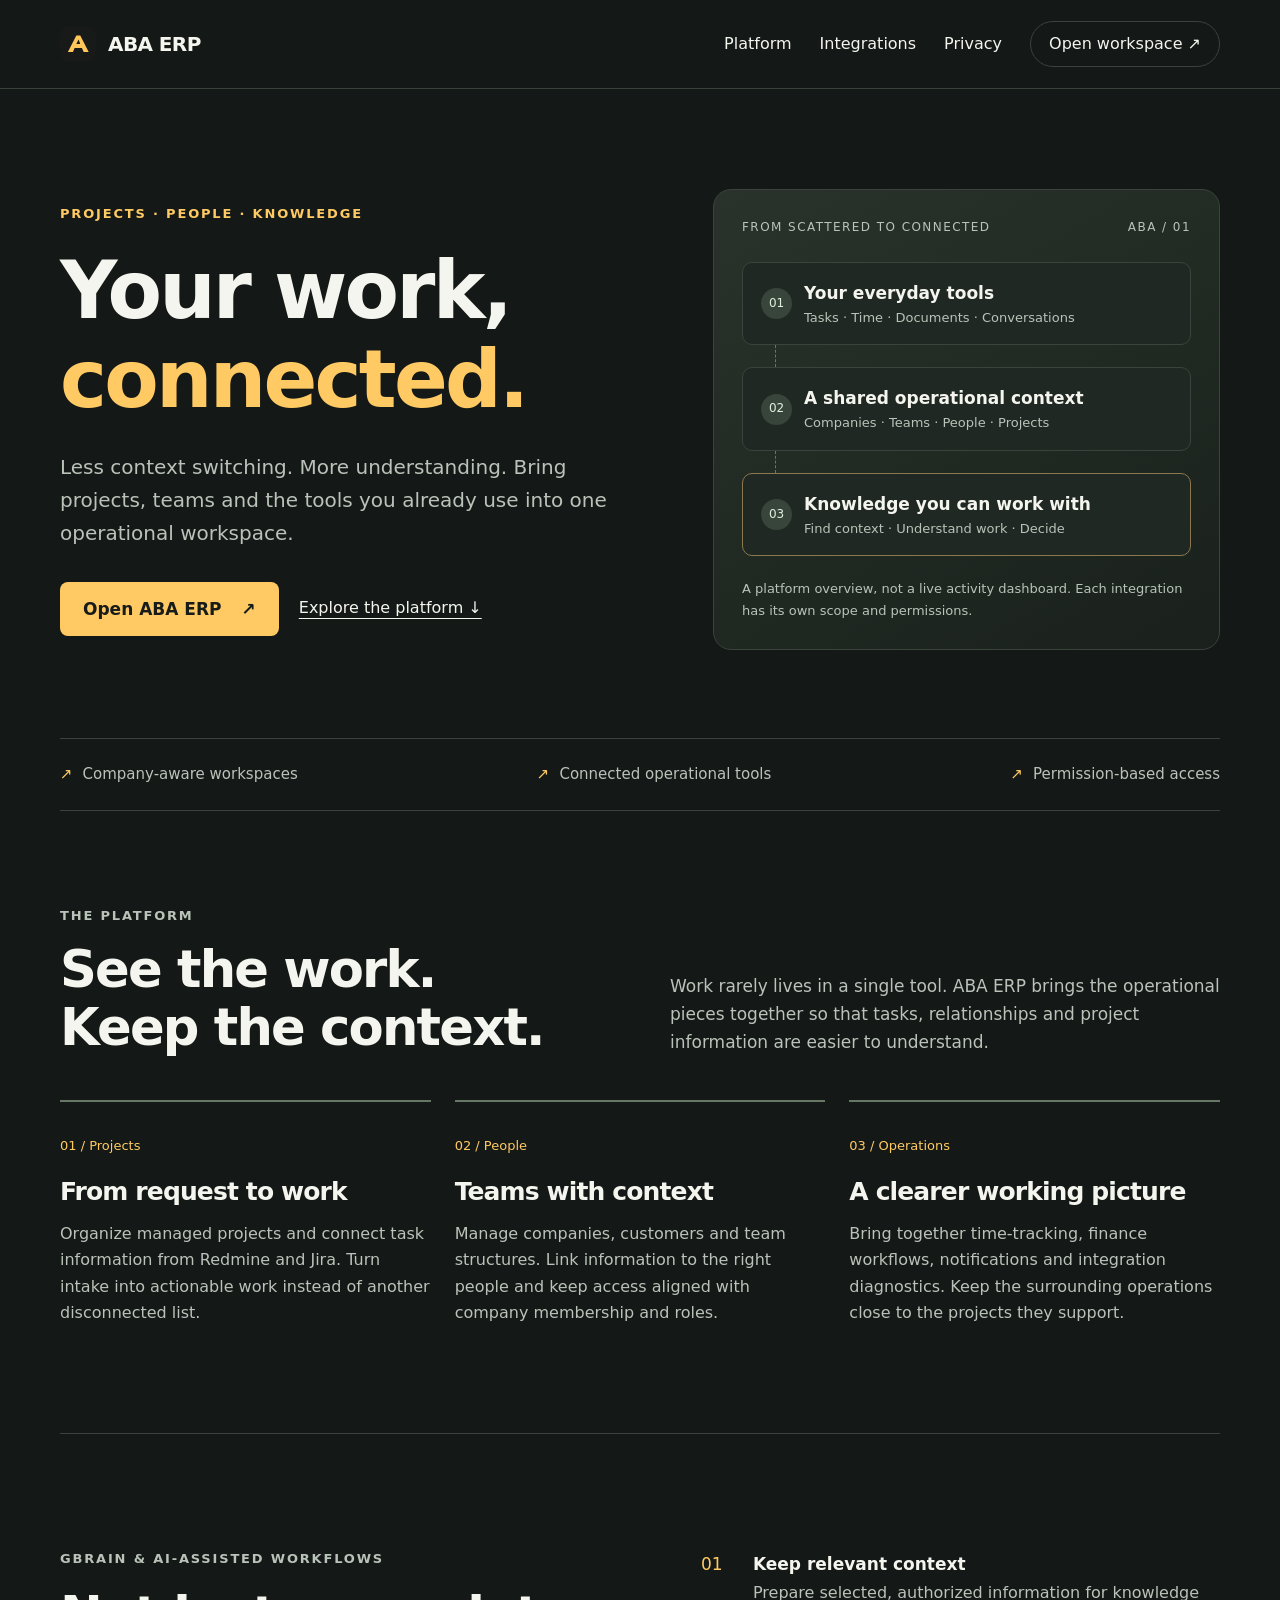
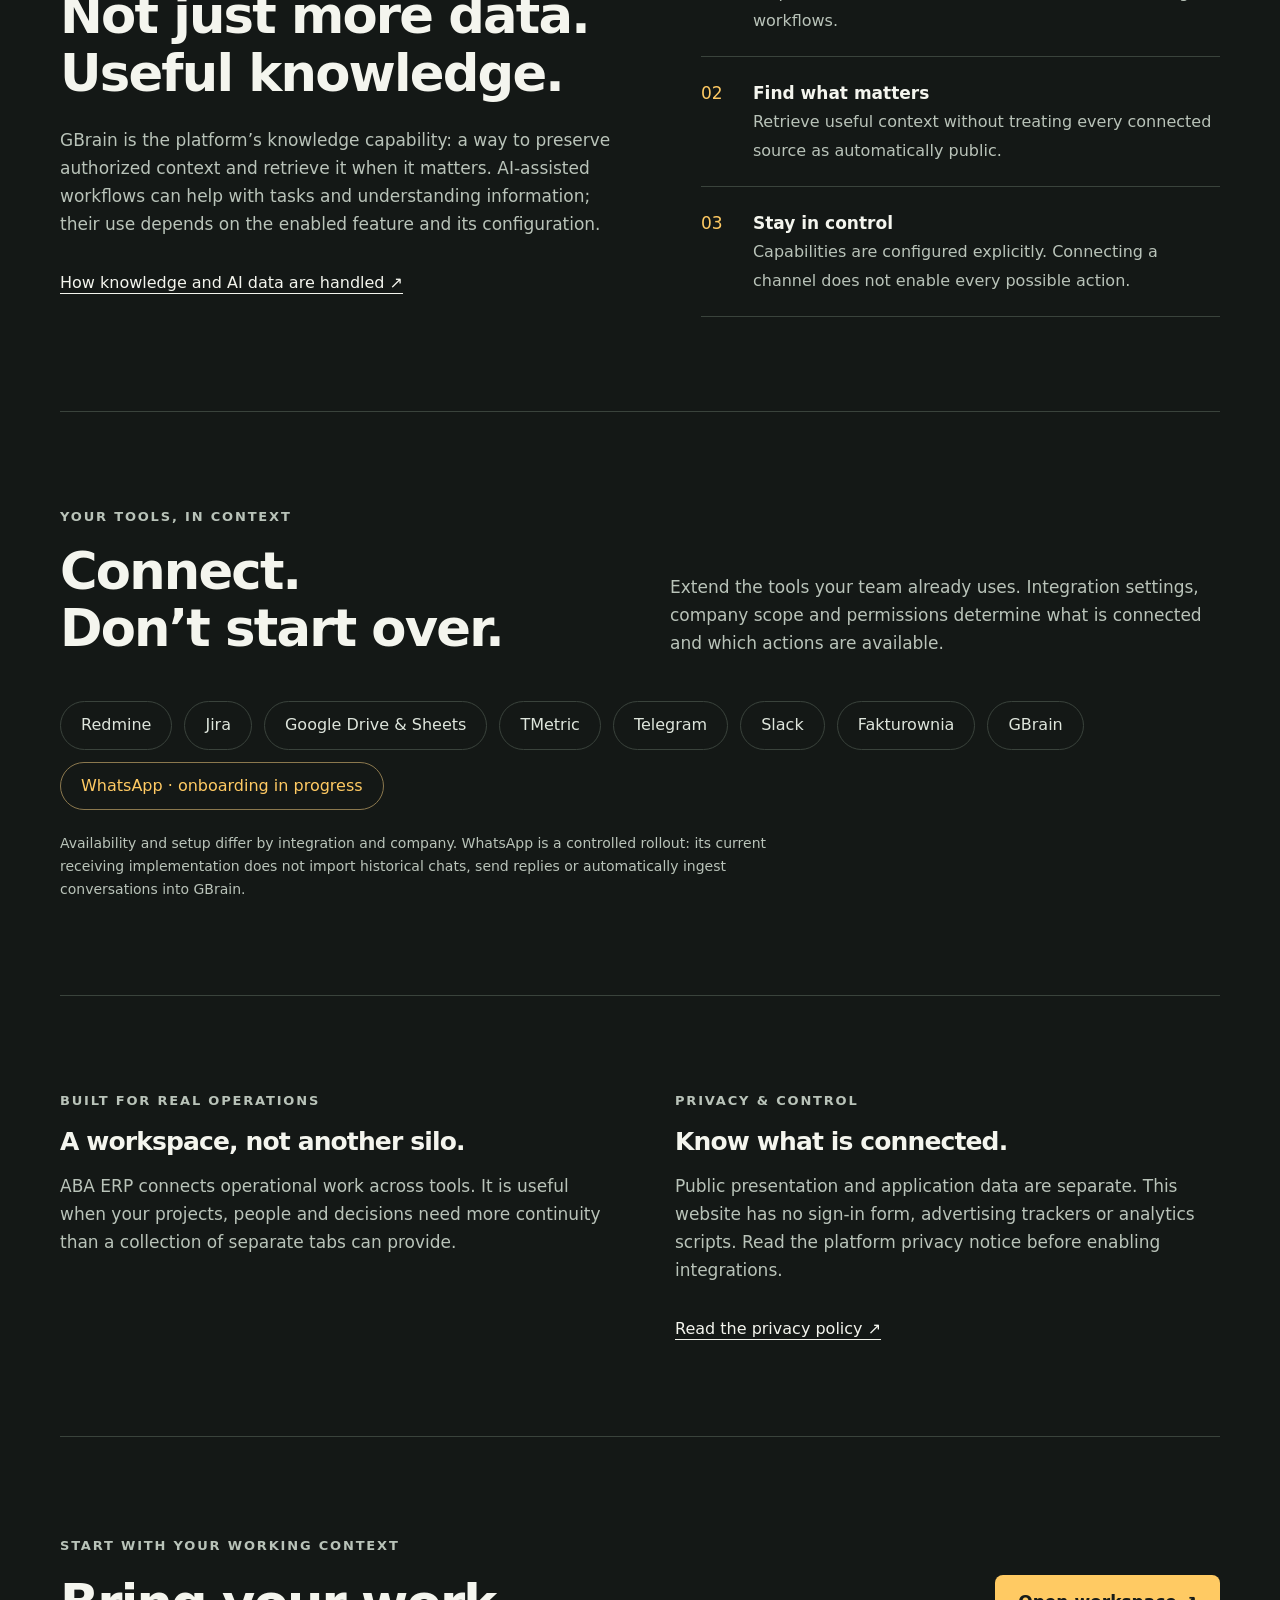
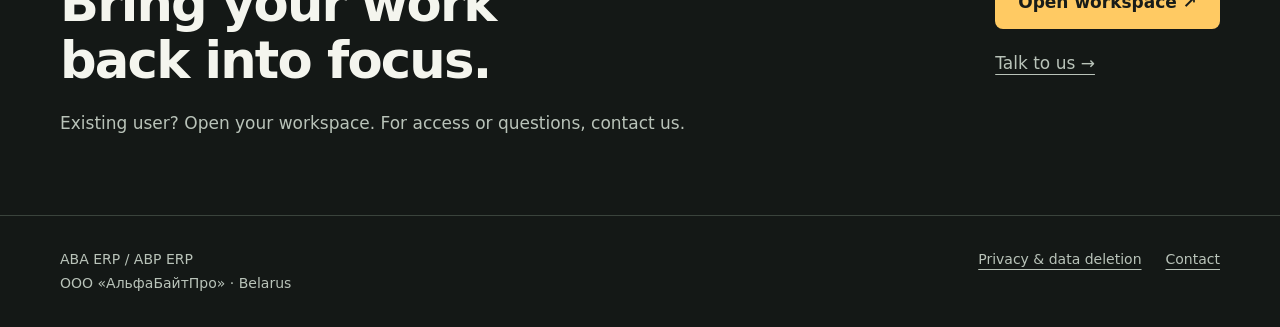
<file: index.html>
<!doctype html>
<html lang="en">
<head>
  <meta charset="utf-8">
  <meta name="viewport" content="width=device-width, initial-scale=1">
  <meta name="description" content="ABA ERP connects projects, people, integrations and knowledge. A workspace for turning scattered work into clear context and informed action.">
  <meta name="theme-color" content="#141816">
  <meta name="referrer" content="strict-origin-when-cross-origin">
  <title>ABA ERP — Your work, connected.</title>
  <link rel="icon" href="favicon.svg" type="image/svg+xml">
  <link rel="stylesheet" href="styles.css">
</head>
<body>
  <a class="skip" href="#main">Skip to content</a>
  <header><div class="wrap nav">
    <a class="brand" href="./" aria-label="ABA ERP home"><img src="favicon.svg" alt="" width="36" height="36">ABA ERP</a>
    <nav class="navlinks" aria-label="Main navigation"><a href="#platform">Platform</a><a href="#integrations">Integrations</a><a href="privacy.html">Privacy</a><a class="outline" href="https://aba.alphabyte.pro">Open workspace ↗</a></nav>
  </div></header>
  <main id="main" class="wrap">
    <section class="hero" aria-labelledby="hero-title">
      <div><p class="eyebrow">Projects · People · Knowledge</p><h1 id="hero-title">Your work,<br><span>connected.</span></h1><p class="lead">Less context switching. More understanding. Bring projects, teams and the tools you already use into one operational workspace.</p><div class="actions"><a class="button" href="https://aba.alphabyte.pro">Open ABA ERP <span aria-hidden="true">↗</span></a><a class="text-link" href="#platform">Explore the platform ↓</a></div></div>
      <div class="flow" aria-label="Conceptual workflow: tools supply context, connected to people and projects, then used to inform actions">
        <div class="flow-top"><span>From scattered to connected</span><span>ABA / 01</span></div>
        <div class="flow-row"><span class="flow-number">01</span><div><strong>Your everyday tools</strong><small>Tasks · Time · Documents · Conversations</small></div></div>
        <div class="flow-connector" aria-hidden="true"></div>
        <div class="flow-row"><span class="flow-number">02</span><div><strong>A shared operational context</strong><small>Companies · Teams · People · Projects</small></div></div>
        <div class="flow-connector" aria-hidden="true"></div>
        <div class="flow-row"><span class="flow-number">03</span><div><strong>Knowledge you can work with</strong><small>Find context · Understand work · Decide</small></div></div>
        <p class="flow-note">A platform overview, not a live activity dashboard. Each integration has its own scope and permissions.</p>
      </div>
    </section>
    <div class="strip"><span>Company-aware workspaces</span><span>Connected operational tools</span><span>Permission-based access</span></div>
    <section id="platform" class="section">
      <div class="section-head"><div><p class="eyebrow">The platform</p><h2>See the work.<br>Keep the context.</h2></div><p>Work rarely lives in a single tool. ABA ERP brings the operational pieces together so that tasks, relationships and project information are easier to understand.</p></div>
      <div class="features">
        <article class="feature"><span class="index">01 / Projects</span><h3>From request to work</h3><p>Organize managed projects and connect task information from Redmine and Jira. Turn intake into actionable work instead of another disconnected list.</p></article>
        <article class="feature"><span class="index">02 / People</span><h3>Teams with context</h3><p>Manage companies, customers and team structures. Link information to the right people and keep access aligned with company membership and roles.</p></article>
        <article class="feature"><span class="index">03 / Operations</span><h3>A clearer working picture</h3><p>Bring together time-tracking, finance workflows, notifications and integration diagnostics. Keep the surrounding operations close to the projects they support.</p></article>
      </div>
    </section>
    <section id="knowledge" class="section knowledge">
      <div><p class="eyebrow">GBrain &amp; AI-assisted workflows</p><h2>Not just more data.<br>Useful knowledge.</h2><p>GBrain is the platform’s knowledge capability: a way to preserve authorized context and retrieve it when it matters. AI-assisted workflows can help with tasks and understanding information; their use depends on the enabled feature and its configuration.</p><div class="actions"><a class="text-link" href="privacy.html#ai">How knowledge and AI data are handled ↗</a></div></div>
      <ol class="knowledge-list"><li><b>01</b><div><strong>Keep relevant context</strong><span>Prepare selected, authorized information for knowledge workflows.</span></div></li><li><b>02</b><div><strong>Find what matters</strong><span>Retrieve useful context without treating every connected source as automatically public.</span></div></li><li><b>03</b><div><strong>Stay in control</strong><span>Capabilities are configured explicitly. Connecting a channel does not enable every possible action.</span></div></li></ol>
    </section>
    <section id="integrations" class="section">
      <div class="section-head"><div><p class="eyebrow">Your tools, in context</p><h2>Connect.<br>Don’t start over.</h2></div><p>Extend the tools your team already uses. Integration settings, company scope and permissions determine what is connected and which actions are available.</p></div>
      <div class="integrations" aria-label="Integration areas"><span class="integration">Redmine</span><span class="integration">Jira</span><span class="integration">Google Drive &amp; Sheets</span><span class="integration">TMetric</span><span class="integration">Telegram</span><span class="integration">Slack</span><span class="integration">Fakturownia</span><span class="integration">GBrain</span><span class="integration new">WhatsApp · onboarding in progress</span></div>
      <p class="note">Availability and setup differ by integration and company. WhatsApp is a controlled rollout: its current receiving implementation does not import historical chats, send replies or automatically ingest conversations into GBrain.</p>
    </section>
    <section class="section split">
      <div><p class="eyebrow">Built for real operations</p><h3>A workspace, not another silo.</h3><p>ABA ERP connects operational work across tools. It is useful when your projects, people and decisions need more continuity than a collection of separate tabs can provide.</p></div>
      <div><p class="eyebrow">Privacy &amp; control</p><h3>Know what is connected.</h3><p>Public presentation and application data are separate. This website has no sign-in form, advertising trackers or analytics scripts. Read the platform privacy notice before enabling integrations.</p><div class="actions"><a class="text-link" href="privacy.html">Read the privacy policy ↗</a></div></div>
    </section>
    <section class="cta"><div><p class="eyebrow">Start with your working context</p><h2 style="margin-top:18px">Bring your work<br>back into focus.</h2><p>Existing user? Open your workspace. For access or questions, contact us.</p></div><div><a class="button" href="https://aba.alphabyte.pro">Open workspace ↗</a><p><a href="mailto:alphabytepro@gmail.com">Talk to us →</a></p></div></section>
  </main>
  <footer><div class="wrap footer-row"><div>ABA ERP / ABP ERP<br><span lang="ru">ООО «АльфаБайтПро»</span> · Belarus</div><div class="footer-links"><a href="privacy.html">Privacy &amp; data deletion</a><a href="mailto:alphabytepro@gmail.com">Contact</a></div></div></footer>
</body>
</html>
</file>
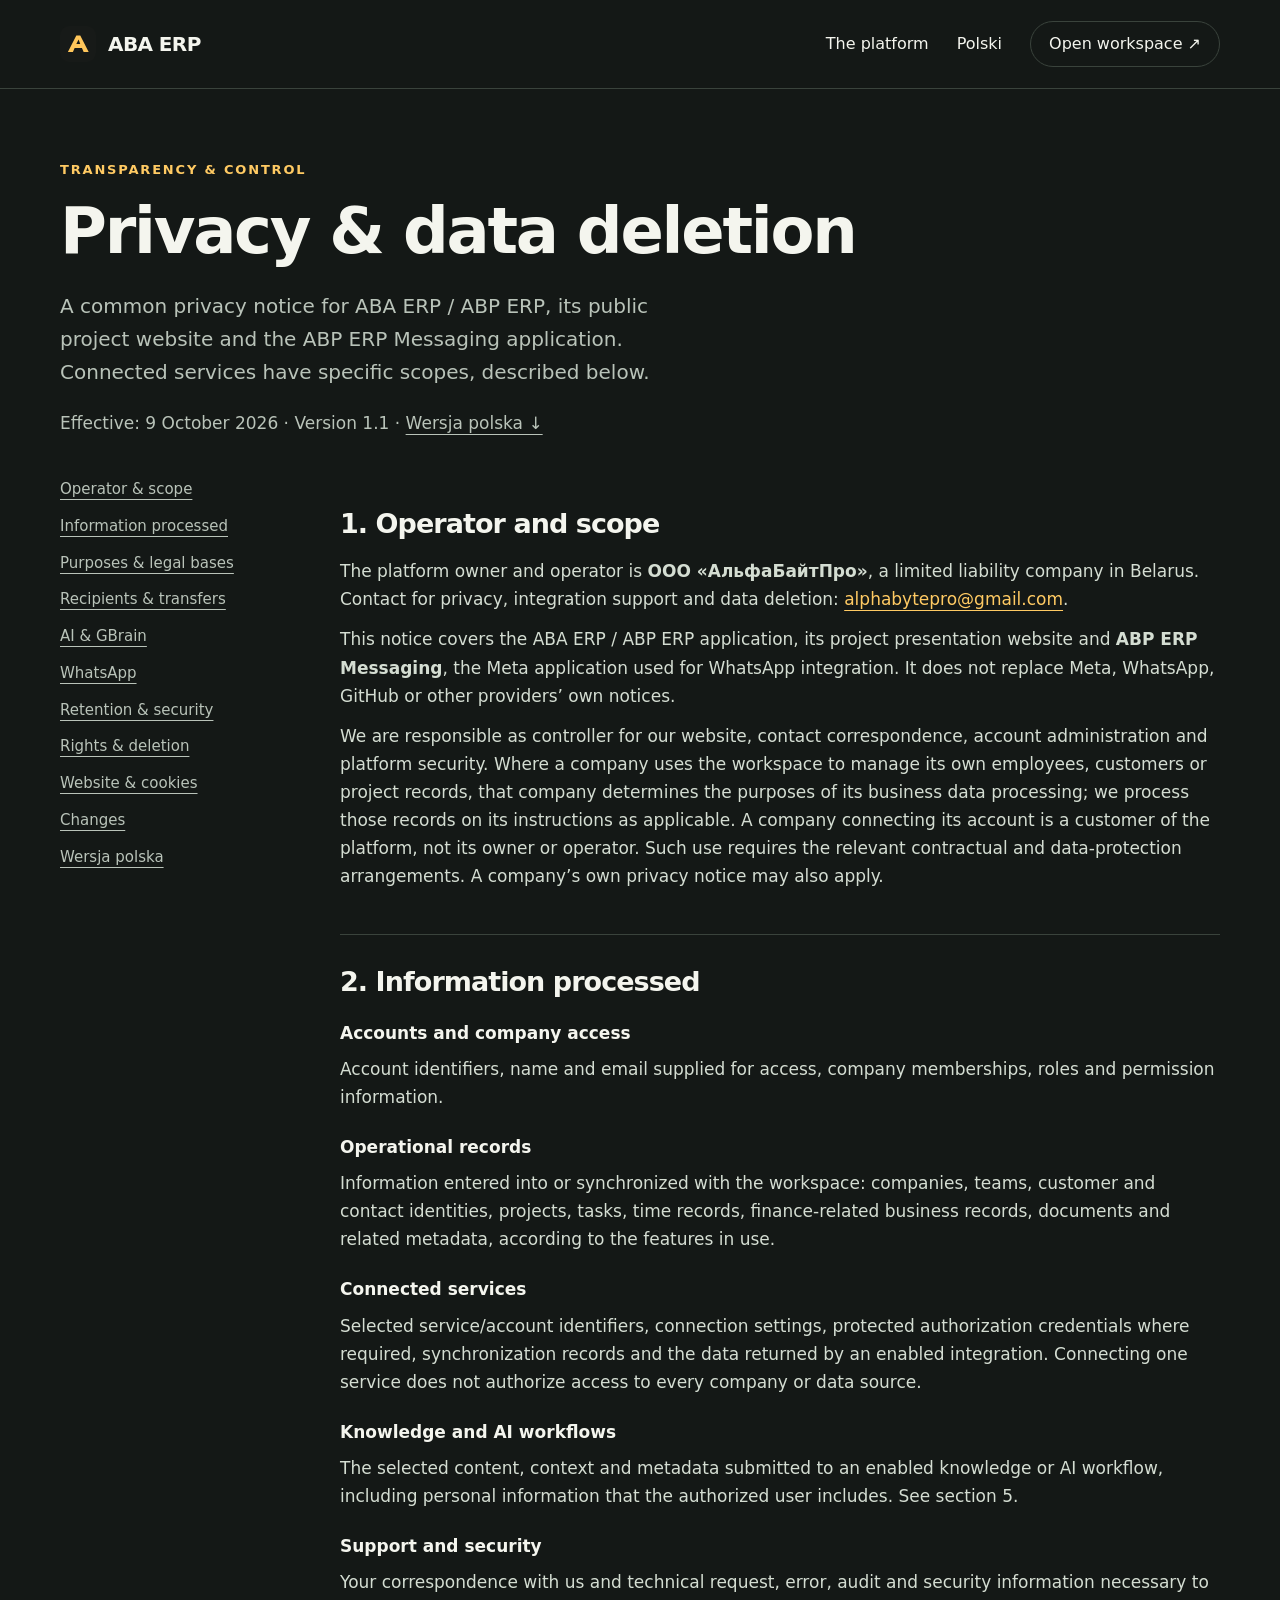
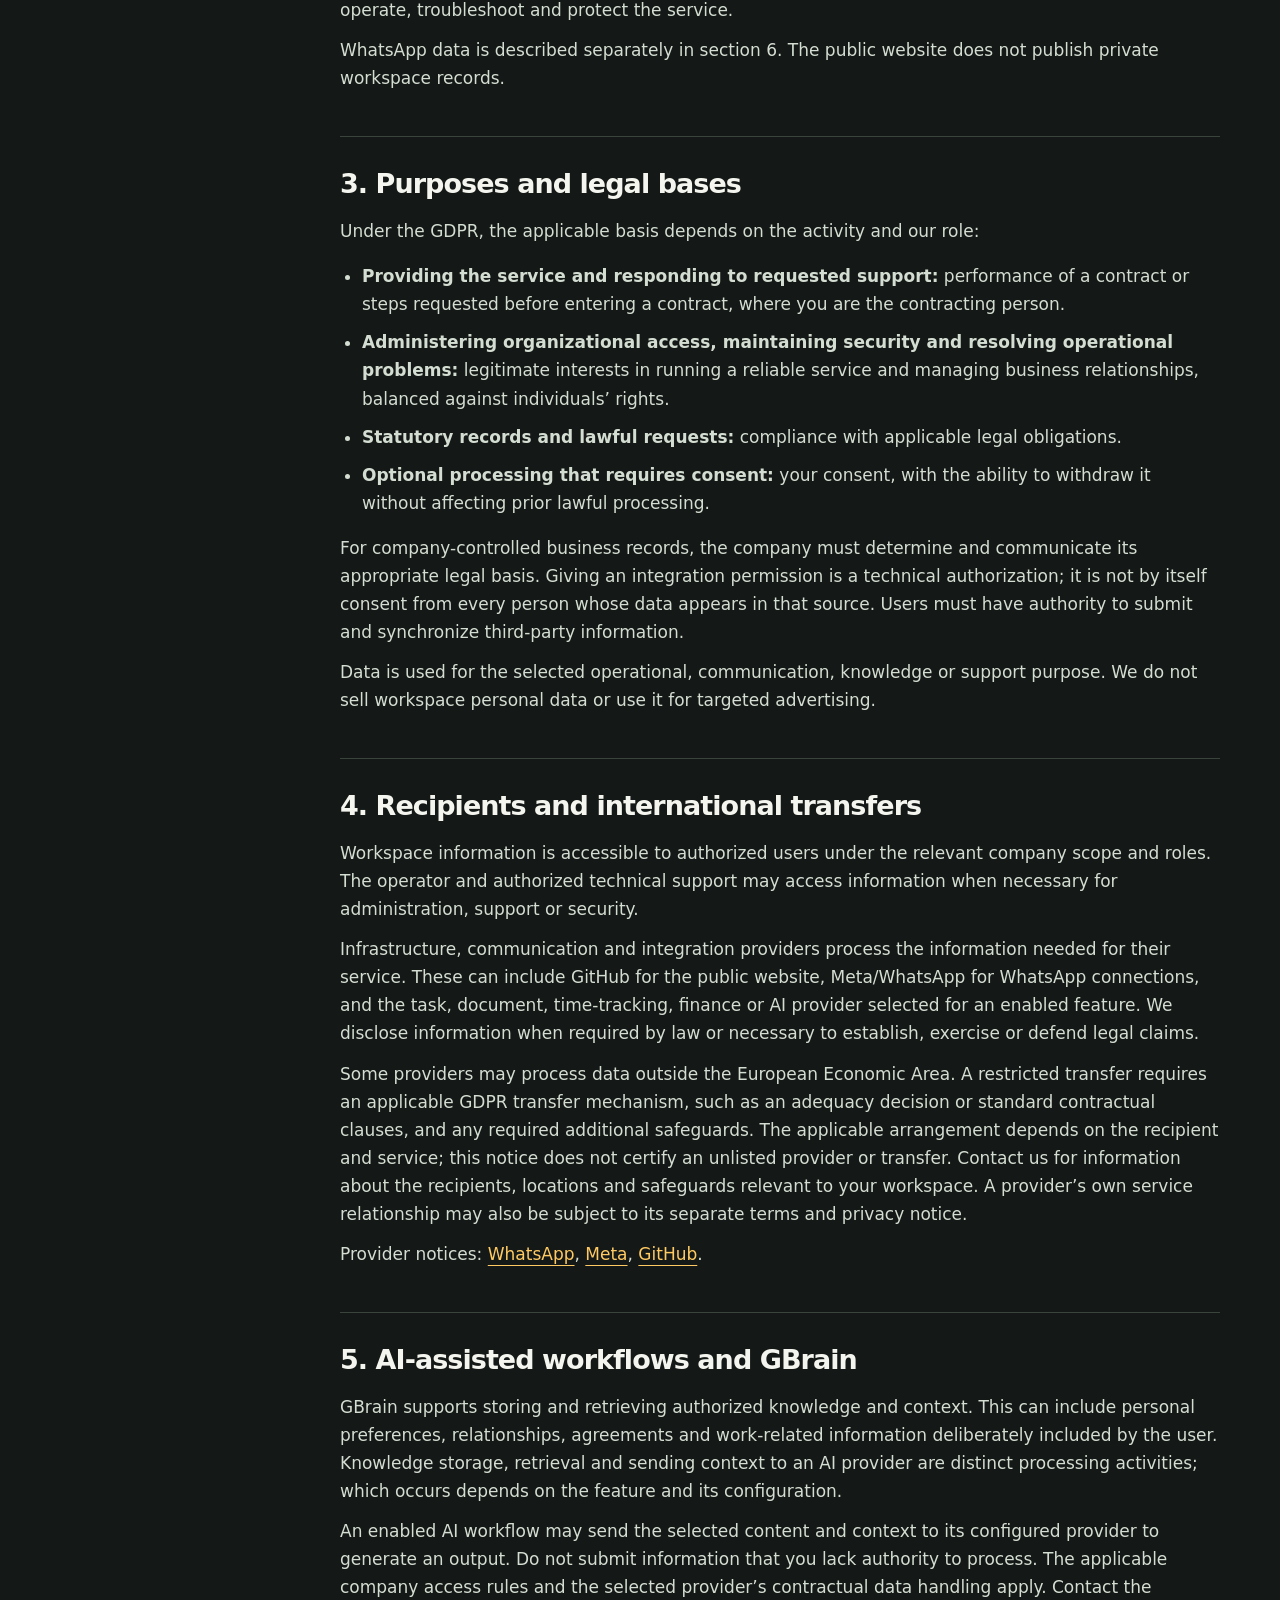
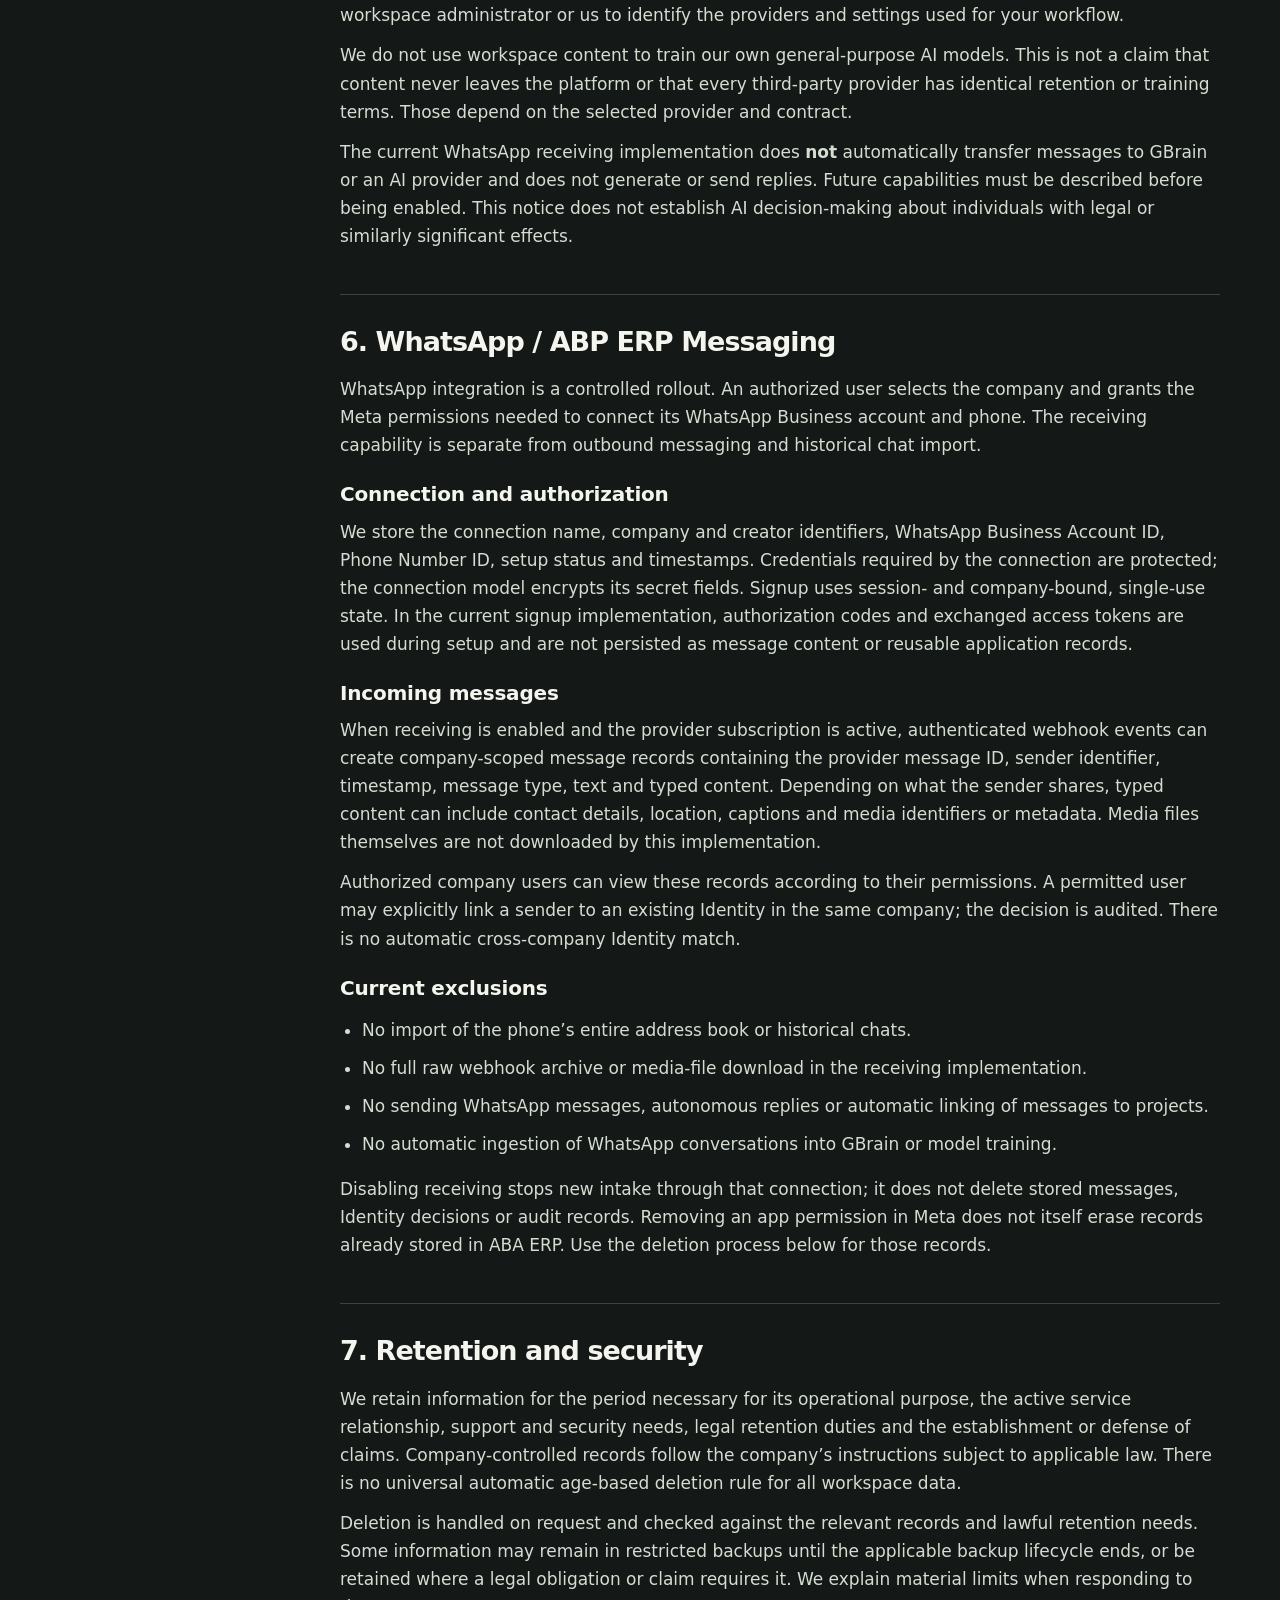
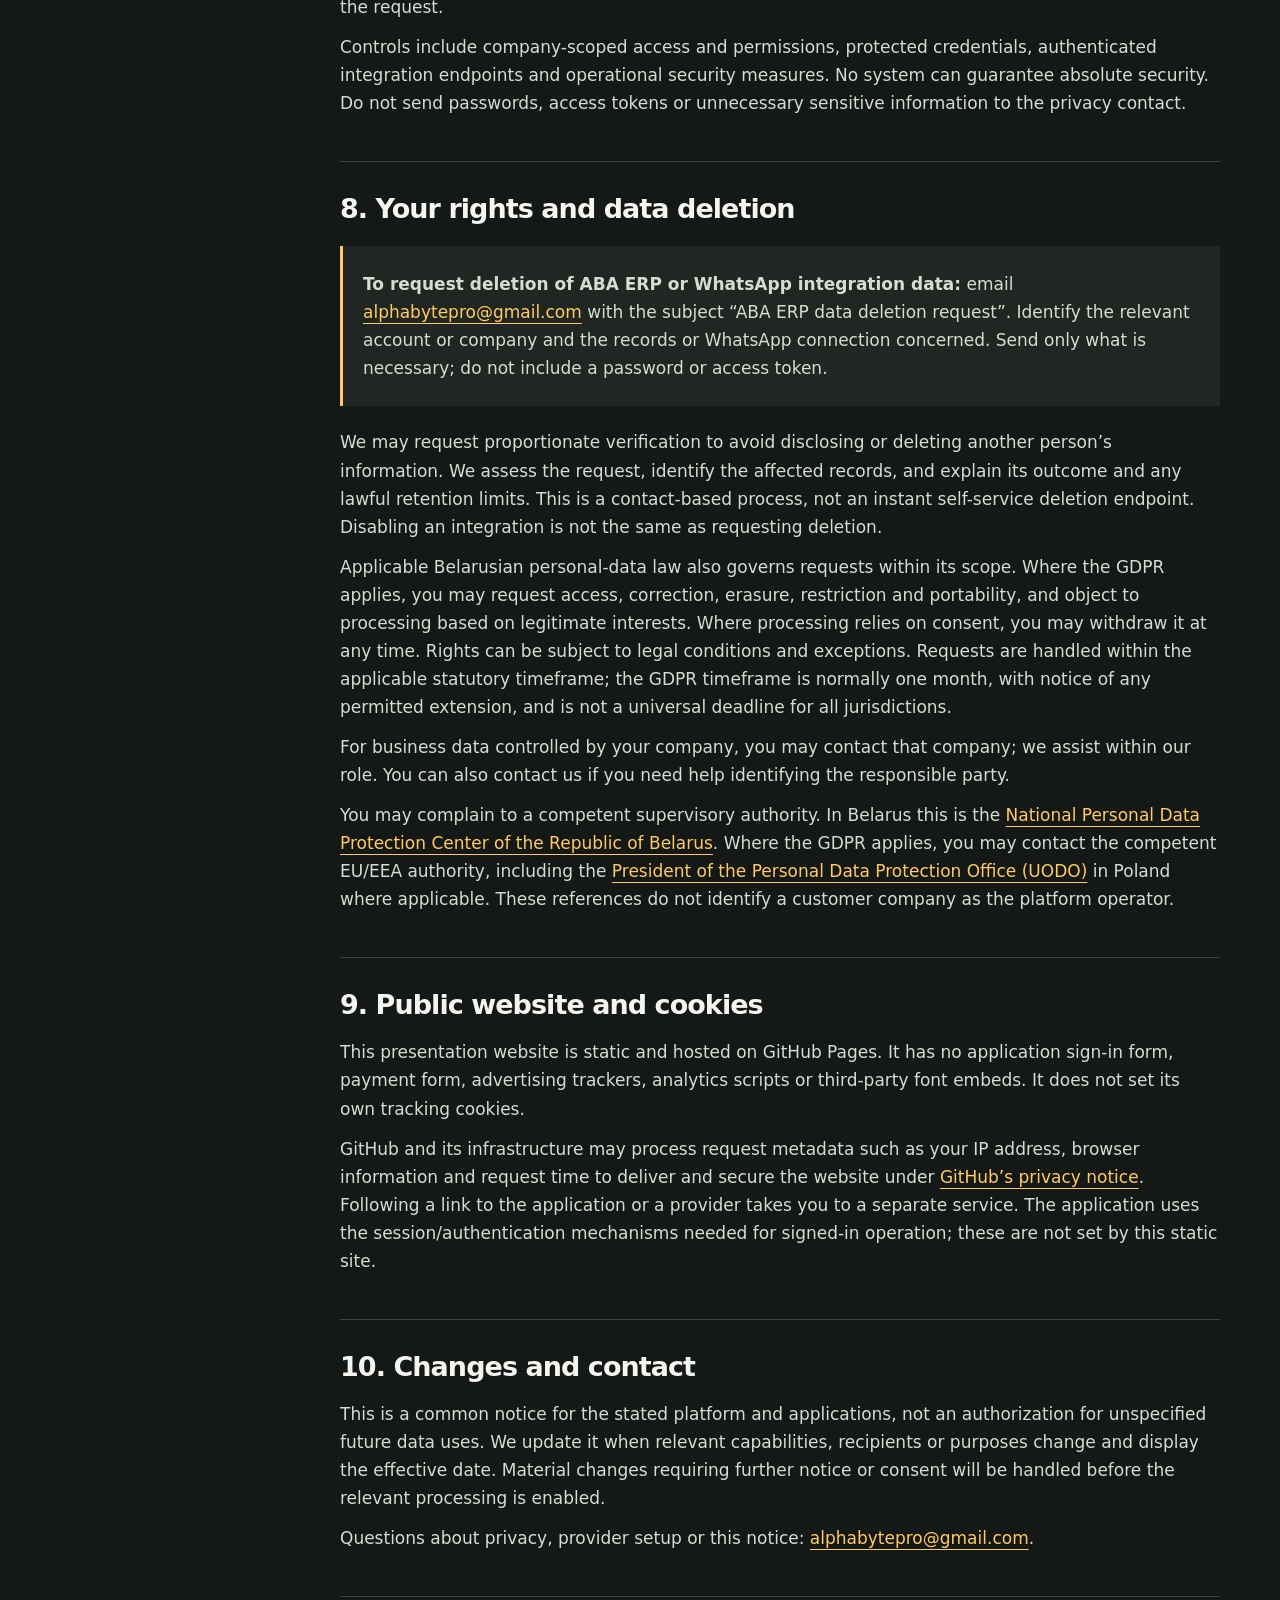
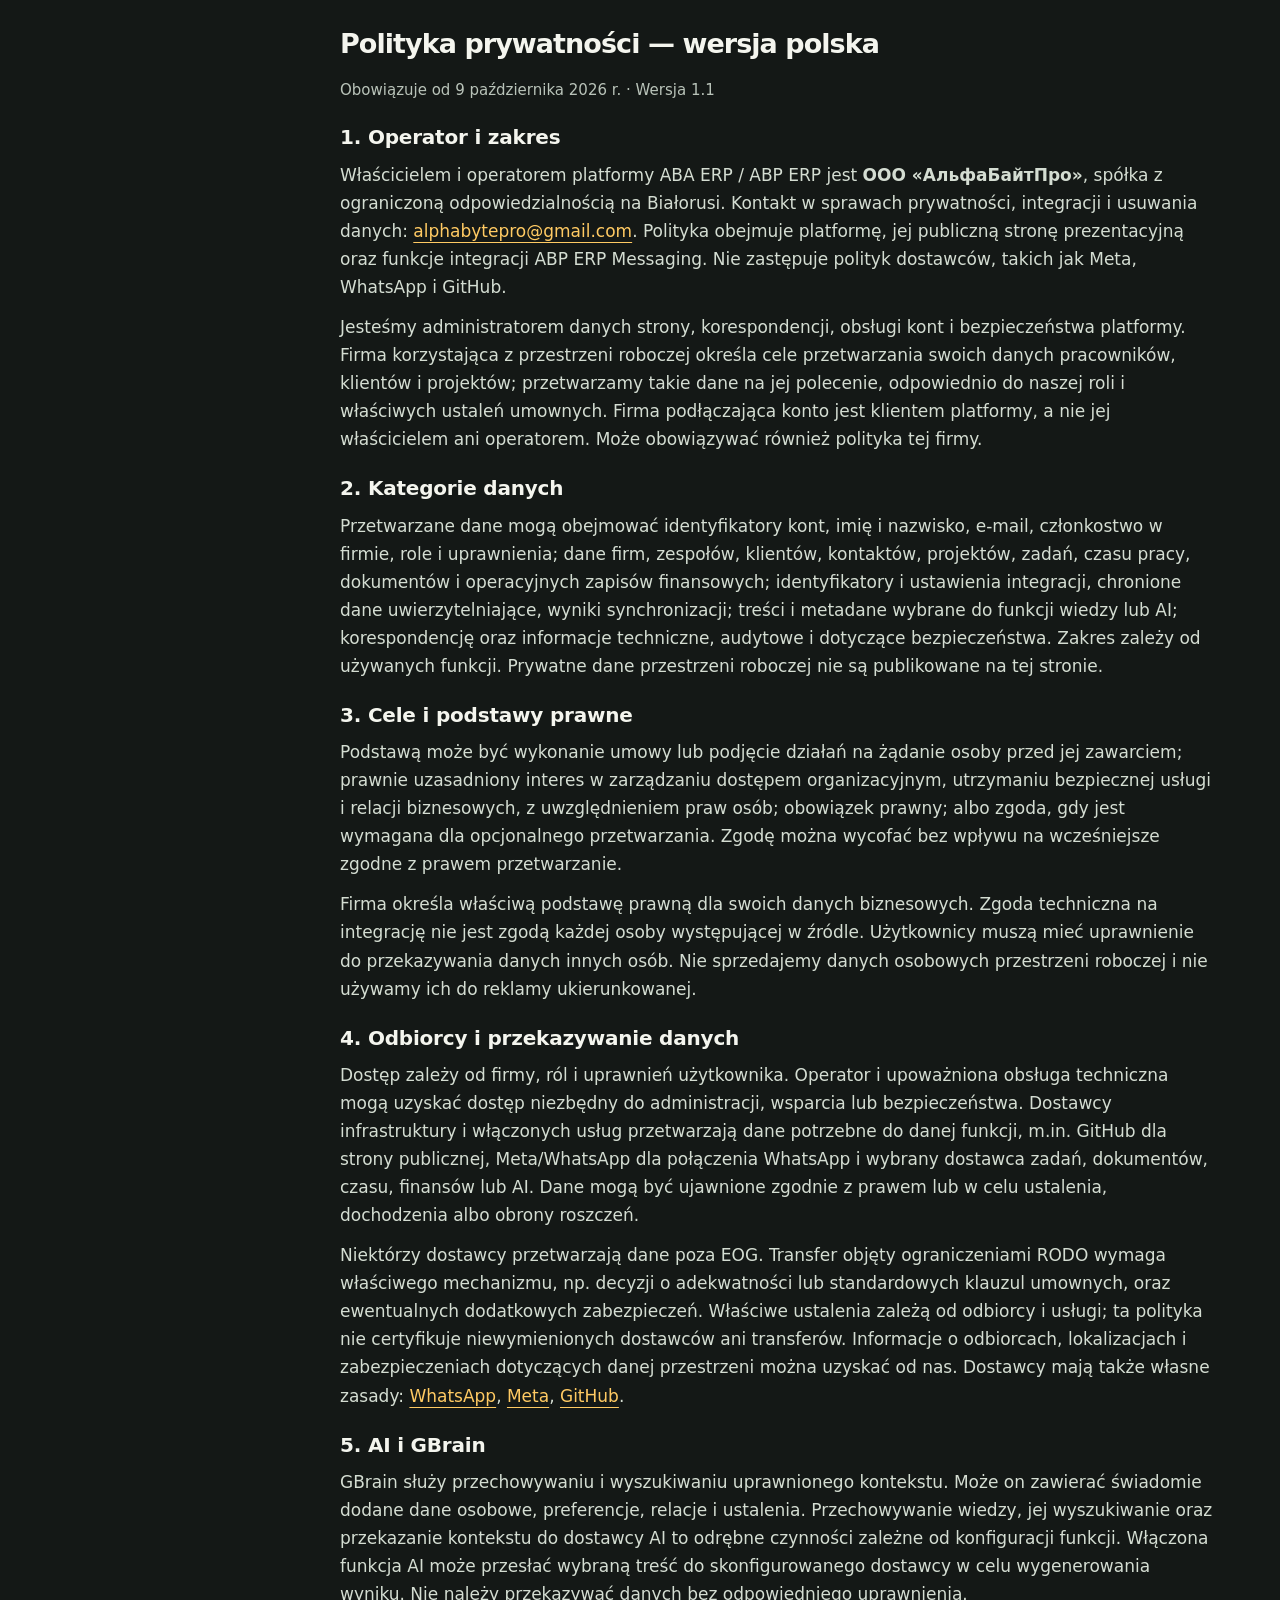
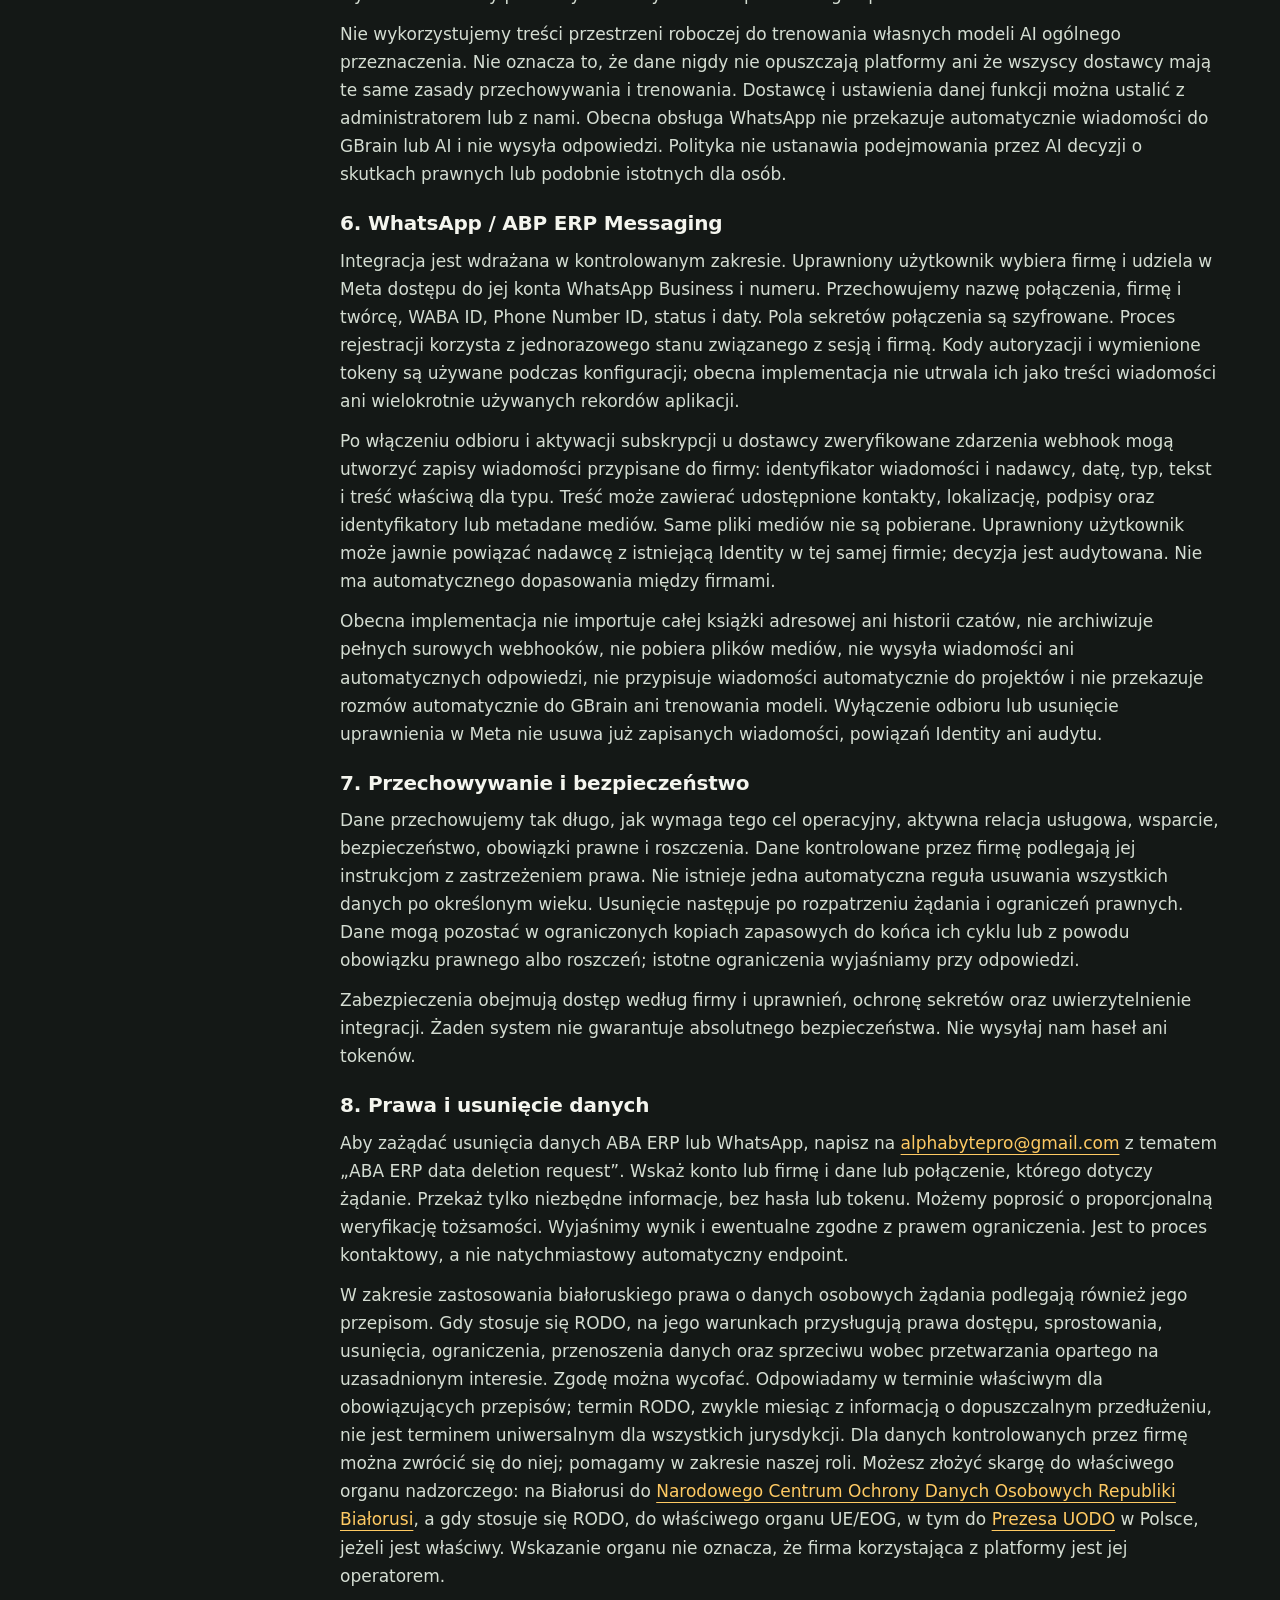
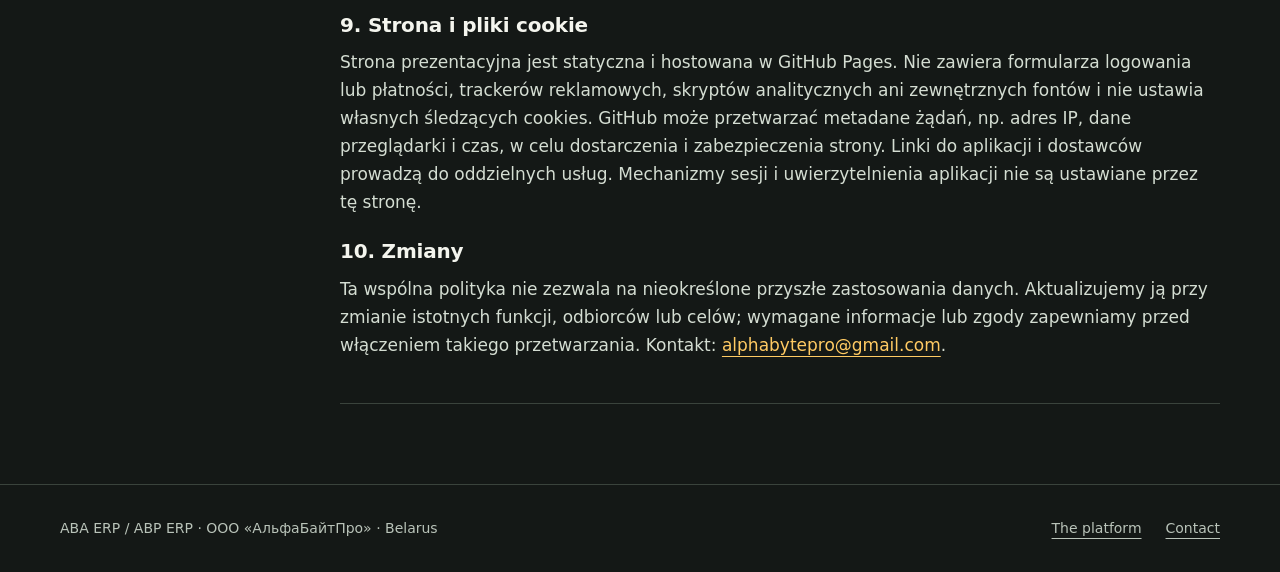
<file: privacy.html>
<!doctype html>
<html lang="en">
<head>
  <meta charset="utf-8"><meta name="viewport" content="width=device-width, initial-scale=1">
  <meta name="description" content="Privacy, connected services, WhatsApp data and deletion requests for ABA ERP / ABP ERP and ABP ERP Messaging.">
  <meta name="theme-color" content="#141816"><meta name="referrer" content="strict-origin-when-cross-origin">
  <title>Privacy &amp; data deletion — ABA ERP</title>
  <link rel="icon" href="favicon.svg" type="image/svg+xml"><link rel="stylesheet" href="styles.css">
</head>
<body>
  <a class="skip" href="#main">Skip to content</a>
  <header><div class="wrap nav"><a class="brand" href="./"><img src="favicon.svg" alt="" width="36" height="36">ABA ERP</a><nav class="navlinks" aria-label="Main navigation"><a href="./">The platform</a><a href="#polski" lang="pl">Polski</a><a class="outline" href="https://aba.alphabyte.pro">Open workspace ↗</a></nav></div></header>
  <main id="main" class="wrap">
    <div class="legal-hero"><p class="eyebrow">Transparency &amp; control</p><h1>Privacy &amp; data deletion</h1><p class="lead">A common privacy notice for ABA ERP / ABP ERP, its public project website and the ABP ERP Messaging application. Connected services have specific scopes, described below.</p><p style="margin-top:20px;color:var(--muted)">Effective: 9 October 2026 · Version 1.1 · <a href="#polski" lang="pl">Wersja polska ↓</a></p></div>
    <div class="legal-grid">
      <nav class="legal-nav" aria-label="Privacy sections"><a href="#operator">Operator &amp; scope</a><a href="#data">Information processed</a><a href="#purposes">Purposes &amp; legal bases</a><a href="#sharing">Recipients &amp; transfers</a><a href="#ai">AI &amp; GBrain</a><a href="#whatsapp">WhatsApp</a><a href="#retention">Retention &amp; security</a><a href="#deletion">Rights &amp; deletion</a><a href="#website">Website &amp; cookies</a><a href="#changes">Changes</a><a href="#polski" lang="pl">Wersja polska</a></nav>
      <article class="legal-copy">
        <section id="operator"><h2>1. Operator and scope</h2><p>The platform owner and operator is <strong lang="ru">ООО «АльфаБайтПро»</strong>, a limited liability company in Belarus. Contact for privacy, integration support and data deletion: <a href="mailto:alphabytepro@gmail.com">alphabytepro@gmail.com</a>.</p><p>This notice covers the ABA ERP / ABP ERP application, its project presentation website and <strong>ABP ERP Messaging</strong>, the Meta application used for WhatsApp integration. It does not replace Meta, WhatsApp, GitHub or other providers’ own notices.</p><p>We are responsible as controller for our website, contact correspondence, account administration and platform security. Where a company uses the workspace to manage its own employees, customers or project records, that company determines the purposes of its business data processing; we process those records on its instructions as applicable. A company connecting its account is a customer of the platform, not its owner or operator. Such use requires the relevant contractual and data-protection arrangements. A company’s own privacy notice may also apply.</p></section>
        <section id="data"><h2>2. Information processed</h2><dl><dt>Accounts and company access</dt><dd>Account identifiers, name and email supplied for access, company memberships, roles and permission information.</dd><dt>Operational records</dt><dd>Information entered into or synchronized with the workspace: companies, teams, customer and contact identities, projects, tasks, time records, finance-related business records, documents and related metadata, according to the features in use.</dd><dt>Connected services</dt><dd>Selected service/account identifiers, connection settings, protected authorization credentials where required, synchronization records and the data returned by an enabled integration. Connecting one service does not authorize access to every company or data source.</dd><dt>Knowledge and AI workflows</dt><dd>The selected content, context and metadata submitted to an enabled knowledge or AI workflow, including personal information that the authorized user includes. See section 5.</dd><dt>Support and security</dt><dd>Your correspondence with us and technical request, error, audit and security information necessary to operate, troubleshoot and protect the service.</dd></dl><p>WhatsApp data is described separately in section 6. The public website does not publish private workspace records.</p></section>
        <section id="purposes"><h2>3. Purposes and legal bases</h2><p>Under the GDPR, the applicable basis depends on the activity and our role:</p><ul><li><strong>Providing the service and responding to requested support:</strong> performance of a contract or steps requested before entering a contract, where you are the contracting person.</li><li><strong>Administering organizational access, maintaining security and resolving operational problems:</strong> legitimate interests in running a reliable service and managing business relationships, balanced against individuals’ rights.</li><li><strong>Statutory records and lawful requests:</strong> compliance with applicable legal obligations.</li><li><strong>Optional processing that requires consent:</strong> your consent, with the ability to withdraw it without affecting prior lawful processing.</li></ul><p>For company-controlled business records, the company must determine and communicate its appropriate legal basis. Giving an integration permission is a technical authorization; it is not by itself consent from every person whose data appears in that source. Users must have authority to submit and synchronize third-party information.</p><p>Data is used for the selected operational, communication, knowledge or support purpose. We do not sell workspace personal data or use it for targeted advertising.</p></section>
        <section id="sharing"><h2>4. Recipients and international transfers</h2><p>Workspace information is accessible to authorized users under the relevant company scope and roles. The operator and authorized technical support may access information when necessary for administration, support or security.</p><p>Infrastructure, communication and integration providers process the information needed for their service. These can include GitHub for the public website, Meta/WhatsApp for WhatsApp connections, and the task, document, time-tracking, finance or AI provider selected for an enabled feature. We disclose information when required by law or necessary to establish, exercise or defend legal claims.</p><p>Some providers may process data outside the European Economic Area. A restricted transfer requires an applicable GDPR transfer mechanism, such as an adequacy decision or standard contractual clauses, and any required additional safeguards. The applicable arrangement depends on the recipient and service; this notice does not certify an unlisted provider or transfer. Contact us for information about the recipients, locations and safeguards relevant to your workspace. A provider’s own service relationship may also be subject to its separate terms and privacy notice.</p><p>Provider notices: <a href="https://www.whatsapp.com/legal/privacy-policy-eea">WhatsApp</a>, <a href="https://www.facebook.com/privacy/policy/">Meta</a>, <a href="https://docs.github.com/en/site-policy/privacy-policies/github-general-privacy-statement">GitHub</a>.</p></section>
        <section id="ai"><h2>5. AI-assisted workflows and GBrain</h2><p>GBrain supports storing and retrieving authorized knowledge and context. This can include personal preferences, relationships, agreements and work-related information deliberately included by the user. Knowledge storage, retrieval and sending context to an AI provider are distinct processing activities; which occurs depends on the feature and its configuration.</p><p>An enabled AI workflow may send the selected content and context to its configured provider to generate an output. Do not submit information that you lack authority to process. The applicable company access rules and the selected provider’s contractual data handling apply. Contact the workspace administrator or us to identify the providers and settings used for your workflow.</p><p>We do not use workspace content to train our own general-purpose AI models. This is not a claim that content never leaves the platform or that every third-party provider has identical retention or training terms. Those depend on the selected provider and contract.</p><p>The current WhatsApp receiving implementation does <strong>not</strong> automatically transfer messages to GBrain or an AI provider and does not generate or send replies. Future capabilities must be described before being enabled. This notice does not establish AI decision-making about individuals with legal or similarly significant effects.</p></section>
        <section id="whatsapp"><h2>6. WhatsApp / ABP ERP Messaging</h2><p>WhatsApp integration is a controlled rollout. An authorized user selects the company and grants the Meta permissions needed to connect its WhatsApp Business account and phone. The receiving capability is separate from outbound messaging and historical chat import.</p><h3>Connection and authorization</h3><p>We store the connection name, company and creator identifiers, WhatsApp Business Account ID, Phone Number ID, setup status and timestamps. Credentials required by the connection are protected; the connection model encrypts its secret fields. Signup uses session- and company-bound, single-use state. In the current signup implementation, authorization codes and exchanged access tokens are used during setup and are not persisted as message content or reusable application records.</p><h3>Incoming messages</h3><p>When receiving is enabled and the provider subscription is active, authenticated webhook events can create company-scoped message records containing the provider message ID, sender identifier, timestamp, message type, text and typed content. Depending on what the sender shares, typed content can include contact details, location, captions and media identifiers or metadata. Media files themselves are not downloaded by this implementation.</p><p>Authorized company users can view these records according to their permissions. A permitted user may explicitly link a sender to an existing Identity in the same company; the decision is audited. There is no automatic cross-company Identity match.</p><h3>Current exclusions</h3><ul><li>No import of the phone’s entire address book or historical chats.</li><li>No full raw webhook archive or media-file download in the receiving implementation.</li><li>No sending WhatsApp messages, autonomous replies or automatic linking of messages to projects.</li><li>No automatic ingestion of WhatsApp conversations into GBrain or model training.</li></ul><p>Disabling receiving stops new intake through that connection; it does not delete stored messages, Identity decisions or audit records. Removing an app permission in Meta does not itself erase records already stored in ABA ERP. Use the deletion process below for those records.</p></section>
        <section id="retention"><h2>7. Retention and security</h2><p>We retain information for the period necessary for its operational purpose, the active service relationship, support and security needs, legal retention duties and the establishment or defense of claims. Company-controlled records follow the company’s instructions subject to applicable law. There is no universal automatic age-based deletion rule for all workspace data.</p><p>Deletion is handled on request and checked against the relevant records and lawful retention needs. Some information may remain in restricted backups until the applicable backup lifecycle ends, or be retained where a legal obligation or claim requires it. We explain material limits when responding to the request.</p><p>Controls include company-scoped access and permissions, protected credentials, authenticated integration endpoints and operational security measures. No system can guarantee absolute security. Do not send passwords, access tokens or unnecessary sensitive information to the privacy contact.</p></section>
        <section id="deletion"><h2>8. Your rights and data deletion</h2><div class="callout"><p><strong>To request deletion of ABA ERP or WhatsApp integration data:</strong> email <a href="mailto:alphabytepro@gmail.com?subject=ABA%20ERP%20data%20deletion%20request">alphabytepro@gmail.com</a> with the subject “ABA ERP data deletion request”. Identify the relevant account or company and the records or WhatsApp connection concerned. Send only what is necessary; do not include a password or access token.</p></div><p>We may request proportionate verification to avoid disclosing or deleting another person’s information. We assess the request, identify the affected records, and explain its outcome and any lawful retention limits. This is a contact-based process, not an instant self-service deletion endpoint. Disabling an integration is not the same as requesting deletion.</p><p>Applicable Belarusian personal-data law also governs requests within its scope. Where the GDPR applies, you may request access, correction, erasure, restriction and portability, and object to processing based on legitimate interests. Where processing relies on consent, you may withdraw it at any time. Rights can be subject to legal conditions and exceptions. Requests are handled within the applicable statutory timeframe; the GDPR timeframe is normally one month, with notice of any permitted extension, and is not a universal deadline for all jurisdictions.</p><p>For business data controlled by your company, you may contact that company; we assist within our role. You can also contact us if you need help identifying the responsible party.</p><p>You may complain to a competent supervisory authority. In Belarus this is the <a href="https://cpd.by/en/about-center/">National Personal Data Protection Center of the Republic of Belarus</a>. Where the GDPR applies, you may contact the competent EU/EEA authority, including the <a href="https://uodo.gov.pl/">President of the Personal Data Protection Office (UODO)</a> in Poland where applicable. These references do not identify a customer company as the platform operator.</p></section>
        <section id="website"><h2>9. Public website and cookies</h2><p>This presentation website is static and hosted on GitHub Pages. It has no application sign-in form, payment form, advertising trackers, analytics scripts or third-party font embeds. It does not set its own tracking cookies.</p><p>GitHub and its infrastructure may process request metadata such as your IP address, browser information and request time to deliver and secure the website under <a href="https://docs.github.com/en/site-policy/privacy-policies/github-general-privacy-statement">GitHub’s privacy notice</a>. Following a link to the application or a provider takes you to a separate service. The application uses the session/authentication mechanisms needed for signed-in operation; these are not set by this static site.</p></section>
        <section id="changes"><h2>10. Changes and contact</h2><p>This is a common notice for the stated platform and applications, not an authorization for unspecified future data uses. We update it when relevant capabilities, recipients or purposes change and display the effective date. Material changes requiring further notice or consent will be handled before the relevant processing is enabled.</p><p>Questions about privacy, provider setup or this notice: <a href="mailto:alphabytepro@gmail.com">alphabytepro@gmail.com</a>.</p></section>
        <section id="polski" lang="pl"><h2>Polityka prywatności — wersja polska</h2><p class="date">Obowiązuje od 9 października 2026 r. · Wersja 1.1</p>
          <h3>1. Operator i zakres</h3><p>Właścicielem i operatorem platformy ABA ERP / ABP ERP jest <strong lang="ru">ООО «АльфаБайтПро»</strong>, spółka z ograniczoną odpowiedzialnością na Białorusi. Kontakt w sprawach prywatności, integracji i usuwania danych: <a href="mailto:alphabytepro@gmail.com">alphabytepro@gmail.com</a>. Polityka obejmuje platformę, jej publiczną stronę prezentacyjną oraz funkcje integracji ABP ERP Messaging. Nie zastępuje polityk dostawców, takich jak Meta, WhatsApp i GitHub.</p><p>Jesteśmy administratorem danych strony, korespondencji, obsługi kont i bezpieczeństwa platformy. Firma korzystająca z przestrzeni roboczej określa cele przetwarzania swoich danych pracowników, klientów i projektów; przetwarzamy takie dane na jej polecenie, odpowiednio do naszej roli i właściwych ustaleń umownych. Firma podłączająca konto jest klientem platformy, a nie jej właścicielem ani operatorem. Może obowiązywać również polityka tej firmy.</p>
          <h3>2. Kategorie danych</h3><p>Przetwarzane dane mogą obejmować identyfikatory kont, imię i nazwisko, e-mail, członkostwo w firmie, role i uprawnienia; dane firm, zespołów, klientów, kontaktów, projektów, zadań, czasu pracy, dokumentów i operacyjnych zapisów finansowych; identyfikatory i ustawienia integracji, chronione dane uwierzytelniające, wyniki synchronizacji; treści i metadane wybrane do funkcji wiedzy lub AI; korespondencję oraz informacje techniczne, audytowe i dotyczące bezpieczeństwa. Zakres zależy od używanych funkcji. Prywatne dane przestrzeni roboczej nie są publikowane na tej stronie.</p>
          <h3>3. Cele i podstawy prawne</h3><p>Podstawą może być wykonanie umowy lub podjęcie działań na żądanie osoby przed jej zawarciem; prawnie uzasadniony interes w zarządzaniu dostępem organizacyjnym, utrzymaniu bezpiecznej usługi i relacji biznesowych, z uwzględnieniem praw osób; obowiązek prawny; albo zgoda, gdy jest wymagana dla opcjonalnego przetwarzania. Zgodę można wycofać bez wpływu na wcześniejsze zgodne z prawem przetwarzanie.</p><p>Firma określa właściwą podstawę prawną dla swoich danych biznesowych. Zgoda techniczna na integrację nie jest zgodą każdej osoby występującej w źródle. Użytkownicy muszą mieć uprawnienie do przekazywania danych innych osób. Nie sprzedajemy danych osobowych przestrzeni roboczej i nie używamy ich do reklamy ukierunkowanej.</p>
          <h3>4. Odbiorcy i przekazywanie danych</h3><p>Dostęp zależy od firmy, ról i uprawnień użytkownika. Operator i upoważniona obsługa techniczna mogą uzyskać dostęp niezbędny do administracji, wsparcia lub bezpieczeństwa. Dostawcy infrastruktury i włączonych usług przetwarzają dane potrzebne do danej funkcji, m.in. GitHub dla strony publicznej, Meta/WhatsApp dla połączenia WhatsApp i wybrany dostawca zadań, dokumentów, czasu, finansów lub AI. Dane mogą być ujawnione zgodnie z prawem lub w celu ustalenia, dochodzenia albo obrony roszczeń.</p><p>Niektórzy dostawcy przetwarzają dane poza EOG. Transfer objęty ograniczeniami RODO wymaga właściwego mechanizmu, np. decyzji o adekwatności lub standardowych klauzul umownych, oraz ewentualnych dodatkowych zabezpieczeń. Właściwe ustalenia zależą od odbiorcy i usługi; ta polityka nie certyfikuje niewymienionych dostawców ani transferów. Informacje o odbiorcach, lokalizacjach i zabezpieczeniach dotyczących danej przestrzeni można uzyskać od nas. Dostawcy mają także własne zasady: <a href="https://www.whatsapp.com/legal/privacy-policy-eea">WhatsApp</a>, <a href="https://www.facebook.com/privacy/policy/">Meta</a>, <a href="https://docs.github.com/en/site-policy/privacy-policies/github-general-privacy-statement">GitHub</a>.</p>
          <h3>5. AI i GBrain</h3><p>GBrain służy przechowywaniu i wyszukiwaniu uprawnionego kontekstu. Może on zawierać świadomie dodane dane osobowe, preferencje, relacje i ustalenia. Przechowywanie wiedzy, jej wyszukiwanie oraz przekazanie kontekstu do dostawcy AI to odrębne czynności zależne od konfiguracji funkcji. Włączona funkcja AI może przesłać wybraną treść do skonfigurowanego dostawcy w celu wygenerowania wyniku. Nie należy przekazywać danych bez odpowiedniego uprawnienia.</p><p>Nie wykorzystujemy treści przestrzeni roboczej do trenowania własnych modeli AI ogólnego przeznaczenia. Nie oznacza to, że dane nigdy nie opuszczają platformy ani że wszyscy dostawcy mają te same zasady przechowywania i trenowania. Dostawcę i ustawienia danej funkcji można ustalić z administratorem lub z nami. Obecna obsługa WhatsApp nie przekazuje automatycznie wiadomości do GBrain lub AI i nie wysyła odpowiedzi. Polityka nie ustanawia podejmowania przez AI decyzji o skutkach prawnych lub podobnie istotnych dla osób.</p>
          <h3>6. WhatsApp / ABP ERP Messaging</h3><p>Integracja jest wdrażana w kontrolowanym zakresie. Uprawniony użytkownik wybiera firmę i udziela w Meta dostępu do jej konta WhatsApp Business i numeru. Przechowujemy nazwę połączenia, firmę i twórcę, WABA ID, Phone Number ID, status i daty. Pola sekretów połączenia są szyfrowane. Proces rejestracji korzysta z jednorazowego stanu związanego z sesją i firmą. Kody autoryzacji i wymienione tokeny są używane podczas konfiguracji; obecna implementacja nie utrwala ich jako treści wiadomości ani wielokrotnie używanych rekordów aplikacji.</p><p>Po włączeniu odbioru i aktywacji subskrypcji u dostawcy zweryfikowane zdarzenia webhook mogą utworzyć zapisy wiadomości przypisane do firmy: identyfikator wiadomości i nadawcy, datę, typ, tekst i treść właściwą dla typu. Treść może zawierać udostępnione kontakty, lokalizację, podpisy oraz identyfikatory lub metadane mediów. Same pliki mediów nie są pobierane. Uprawniony użytkownik może jawnie powiązać nadawcę z istniejącą Identity w tej samej firmie; decyzja jest audytowana. Nie ma automatycznego dopasowania między firmami.</p><p>Obecna implementacja nie importuje całej książki adresowej ani historii czatów, nie archiwizuje pełnych surowych webhooków, nie pobiera plików mediów, nie wysyła wiadomości ani automatycznych odpowiedzi, nie przypisuje wiadomości automatycznie do projektów i nie przekazuje rozmów automatycznie do GBrain ani trenowania modeli. Wyłączenie odbioru lub usunięcie uprawnienia w Meta nie usuwa już zapisanych wiadomości, powiązań Identity ani audytu.</p>
          <h3>7. Przechowywanie i bezpieczeństwo</h3><p>Dane przechowujemy tak długo, jak wymaga tego cel operacyjny, aktywna relacja usługowa, wsparcie, bezpieczeństwo, obowiązki prawne i roszczenia. Dane kontrolowane przez firmę podlegają jej instrukcjom z zastrzeżeniem prawa. Nie istnieje jedna automatyczna reguła usuwania wszystkich danych po określonym wieku. Usunięcie następuje po rozpatrzeniu żądania i ograniczeń prawnych. Dane mogą pozostać w ograniczonych kopiach zapasowych do końca ich cyklu lub z powodu obowiązku prawnego albo roszczeń; istotne ograniczenia wyjaśniamy przy odpowiedzi.</p><p>Zabezpieczenia obejmują dostęp według firmy i uprawnień, ochronę sekretów oraz uwierzytelnienie integracji. Żaden system nie gwarantuje absolutnego bezpieczeństwa. Nie wysyłaj nam haseł ani tokenów.</p>
          <h3>8. Prawa i usunięcie danych</h3><p>Aby zażądać usunięcia danych ABA ERP lub WhatsApp, napisz na <a href="mailto:alphabytepro@gmail.com?subject=ABA%20ERP%20data%20deletion%20request">alphabytepro@gmail.com</a> z tematem „ABA ERP data deletion request”. Wskaż konto lub firmę i dane lub połączenie, którego dotyczy żądanie. Przekaż tylko niezbędne informacje, bez hasła lub tokenu. Możemy poprosić o proporcjonalną weryfikację tożsamości. Wyjaśnimy wynik i ewentualne zgodne z prawem ograniczenia. Jest to proces kontaktowy, a nie natychmiastowy automatyczny endpoint.</p><p>W zakresie zastosowania białoruskiego prawa o danych osobowych żądania podlegają również jego przepisom. Gdy stosuje się RODO, na jego warunkach przysługują prawa dostępu, sprostowania, usunięcia, ograniczenia, przenoszenia danych oraz sprzeciwu wobec przetwarzania opartego na uzasadnionym interesie. Zgodę można wycofać. Odpowiadamy w terminie właściwym dla obowiązujących przepisów; termin RODO, zwykle miesiąc z informacją o dopuszczalnym przedłużeniu, nie jest terminem uniwersalnym dla wszystkich jurysdykcji. Dla danych kontrolowanych przez firmę można zwrócić się do niej; pomagamy w zakresie naszej roli. Możesz złożyć skargę do właściwego organu nadzorczego: na Białorusi do <a href="https://cpd.by/en/about-center/">Narodowego Centrum Ochrony Danych Osobowych Republiki Białorusi</a>, a gdy stosuje się RODO, do właściwego organu UE/EOG, w tym do <a href="https://uodo.gov.pl/">Prezesa UODO</a> w Polsce, jeżeli jest właściwy. Wskazanie organu nie oznacza, że firma korzystająca z platformy jest jej operatorem.</p>
          <h3>9. Strona i pliki cookie</h3><p>Strona prezentacyjna jest statyczna i hostowana w GitHub Pages. Nie zawiera formularza logowania lub płatności, trackerów reklamowych, skryptów analitycznych ani zewnętrznych fontów i nie ustawia własnych śledzących cookies. GitHub może przetwarzać metadane żądań, np. adres IP, dane przeglądarki i czas, w celu dostarczenia i zabezpieczenia strony. Linki do aplikacji i dostawców prowadzą do oddzielnych usług. Mechanizmy sesji i uwierzytelnienia aplikacji nie są ustawiane przez tę stronę.</p>
          <h3>10. Zmiany</h3><p>Ta wspólna polityka nie zezwala na nieokreślone przyszłe zastosowania danych. Aktualizujemy ją przy zmianie istotnych funkcji, odbiorców lub celów; wymagane informacje lub zgody zapewniamy przed włączeniem takiego przetwarzania. Kontakt: <a href="mailto:alphabytepro@gmail.com">alphabytepro@gmail.com</a>.</p>
        </section>
      </article>
    </div>
  </main>
  <footer><div class="wrap footer-row"><div>ABA ERP / ABP ERP · <span lang="ru">ООО «АльфаБайтПро»</span> · Belarus</div><div class="footer-links"><a href="./">The platform</a><a href="mailto:alphabytepro@gmail.com">Contact</a></div></div></footer>
</body>
</html>
</file>
<file: styles.css>
@charset "UTF-8";
:root{color-scheme:dark;--bg:#141816;--panel:#202622;--ink:#f4f5ee;--muted:#b9c3b9;--line:#3a433c;--accent:#ffca63;--radius:18px}
*{box-sizing:border-box}html{scroll-behavior:smooth;scroll-padding-top:100px}body{margin:0;background:var(--bg);color:var(--ink);font:17px/1.65 system-ui,-apple-system,BlinkMacSystemFont,"Segoe UI",sans-serif}a{color:inherit;text-underline-offset:5px}a:hover{color:var(--accent)}a:focus-visible,summary:focus-visible{outline:3px solid var(--accent);outline-offset:6px}h1,h2,h3,p{margin:0}h1,h2,h3{line-height:1.12;font-weight:600;letter-spacing:-.035em}h1{font-size:clamp(44px,6.2vw,84px)}h2{font-size:clamp(34px,4vw,52px)}h3{font-size:25px}.wrap{width:min(1160px,calc(100% - 64px));margin:auto}.skip{position:absolute;left:20px;top:-100px;background:var(--accent);color:var(--bg);padding:10px;z-index:10}.skip:focus{top:10px}header{border-bottom:1px solid var(--line)}.nav{display:flex;gap:24px;align-items:center;justify-content:space-between;min-height:88px}.brand{display:flex;gap:12px;align-items:center;font-size:20px;font-weight:650;text-decoration:none;letter-spacing:-.03em}.brand img{width:36px;height:36px}.navlinks{display:flex;gap:28px;align-items:center;font-size:16px}.navlinks a{text-decoration:none}.navlinks .outline{border:1px solid var(--line);border-radius:30px;padding:9px 18px}.eyebrow{color:var(--accent);font-size:13px;font-weight:650;letter-spacing:.14em;text-transform:uppercase}.hero{display:grid;grid-template-columns:1.15fr 1fr;gap:70px;align-items:center;padding:100px 0 88px}.hero h1{margin:22px 0 26px}.hero h1 span{color:var(--accent)}.lead{font-size:20px;color:var(--muted);max-width:620px}.actions{display:flex;gap:20px;align-items:center;flex-wrap:wrap;margin-top:32px}.button{display:inline-flex;align-items:center;gap:20px;background:var(--accent);color:#181c19;text-decoration:none;border-radius:8px;padding:13px 23px;font-weight:650}.button:hover{background:#ffda90;color:#181c19}.text-link{font-size:16px}.flow{border:1px solid var(--line);border-radius:var(--radius);padding:28px;background:linear-gradient(150deg,#29322b,#1a211c);position:relative}.flow-top{display:flex;justify-content:space-between;color:var(--muted);font-size:12px;letter-spacing:.12em;text-transform:uppercase;margin-bottom:24px}.flow-row{display:flex;gap:12px;align-items:center;padding:16px 18px;border:1px solid var(--line);border-radius:10px;background:#202823}.flow-number{display:grid;place-items:center;flex:none;width:31px;height:31px;border-radius:50%;background:#38453a;color:#e1eddf;font-size:12px}.flow-row strong{display:block;font-size:17px;font-weight:550}.flow-row small{display:block;color:var(--muted);font-size:13px}.flow-connector{margin-left:33px;border-left:1px dashed #677766;height:22px}.flow-row:last-of-type{border-color:#8b784e}.flow-note{padding-top:22px;font-size:13px;color:var(--muted)}.strip{border-top:1px solid var(--line);border-bottom:1px solid var(--line);padding:23px 0;display:flex;gap:28px;justify-content:space-between;flex-wrap:wrap;font-size:15px;color:var(--muted)}.strip span:before{content:"↗";color:var(--accent);margin-right:10px}.section{padding:94px 0;border-bottom:1px solid var(--line)}.section-head{display:grid;grid-template-columns:1fr 1fr;gap:60px;align-items:end;margin-bottom:44px}.section-head h2{margin-top:15px}.section-head p{color:var(--muted)}.features{display:grid;grid-template-columns:repeat(3,1fr);gap:24px}.feature{padding:28px 0 12px;border-top:2px solid #677766}.feature .index{color:var(--accent);font-size:13px}.feature h3{margin:20px 0 15px}.feature p{color:var(--muted);font-size:16px}.knowledge{display:grid;grid-template-columns:1.1fr 1fr;gap:70px;align-items:center}.knowledge h2{margin:18px 0 24px}.knowledge p{color:var(--muted)}.knowledge-list{list-style:none;padding:0;margin:0}.knowledge-list li{padding:22px 0;border-bottom:1px solid var(--line);display:grid;grid-template-columns:40px 1fr;gap:12px}.knowledge-list b{color:var(--accent);font-weight:450}.knowledge-list strong{display:block;font-weight:550}.knowledge-list span{color:var(--muted);font-size:16px}.integrations{display:flex;gap:12px;flex-wrap:wrap;margin:32px 0 22px}.integration{border:1px solid var(--line);border-radius:40px;padding:10px 20px;color:#dee5dc;font-size:16px}.integration.new{border-color:#8b784e;color:var(--accent)}.note{font-size:14px;color:var(--muted);max-width:760px}.split{display:grid;grid-template-columns:1fr 1fr;gap:70px}.split h3{margin:16px 0}.split p{color:var(--muted)}.cta{padding:78px 0;display:flex;justify-content:space-between;gap:32px;align-items:center}.cta h2{max-width:650px}.cta p{color:var(--muted);margin-top:20px}.cta .button{white-space:nowrap}footer{border-top:1px solid var(--line);padding:32px 0;color:var(--muted);font-size:14px}.footer-row{display:flex;justify-content:space-between;gap:24px;flex-wrap:wrap}.footer-links{display:flex;gap:24px}.legal-hero{padding:70px 0 40px}.legal-hero h1{font-size:clamp(40px,5vw,64px);margin:16px 0 22px}.legal-grid{display:grid;grid-template-columns:220px 1fr;gap:60px;padding-bottom:80px}.legal-nav{position:sticky;top:24px;align-self:start;display:flex;flex-direction:column;gap:12px;font-size:15px}.legal-nav a{color:var(--muted)}.legal-copy section{padding:32px 0;border-bottom:1px solid var(--line);scroll-margin-top:24px}.legal-copy h2{font-size:27px;margin-bottom:18px}.legal-copy h3{font-size:20px;margin:24px 0 12px;letter-spacing:-.01em}.legal-copy p{margin:12px 0;color:#d4ddd2}.legal-copy ul{padding-left:22px;color:#d4ddd2}.legal-copy li{margin:10px 0}.legal-copy a{color:var(--accent);overflow-wrap:anywhere}.legal-copy .callout{border-left:3px solid var(--accent);padding:12px 20px;background:var(--panel);margin:22px 0}.legal-copy dl{margin:0}.legal-copy dt{font-weight:650;margin:22px 0 8px}.legal-copy dd{margin:0;color:#d4ddd2}.legal-copy details{margin:20px 0}.legal-copy summary{cursor:pointer;color:var(--accent);font-weight:550;padding:12px 0}.legal-copy .date{color:var(--muted);font-size:15px}
@media(max-width:950px){.hero{gap:36px;padding:64px 0}.section-head{gap:30px}.knowledge,.split{gap:35px}.legal-grid{grid-template-columns:170px 1fr;gap:30px}}
@media(max-width:700px){.wrap{width:calc(100% - 40px)}.nav{min-height:78px;gap:12px;flex-wrap:wrap;padding:18px 0}.navlinks{gap:18px;font-size:14px;flex-wrap:wrap}.navlinks .outline{padding:5px 12px}.hero,.section-head,.knowledge,.split{grid-template-columns:1fr;gap:36px}.hero{padding:56px 0}.hero h1{font-size:52px}.lead{font-size:18px}.flow{padding:22px}.strip{gap:14px;font-size:14px}.section{padding:60px 0}.features{grid-template-columns:1fr;gap:24px}.feature h3{margin-top:12px}.section-head{margin-bottom:28px;gap:24px}.cta{flex-direction:column;align-items:flex-start;padding:60px 0}.footer-row{flex-direction:column}.legal-grid{grid-template-columns:1fr;gap:10px}.legal-nav{position:static;flex-direction:row;flex-wrap:wrap;gap:12px 20px;padding-bottom:20px;border-bottom:1px solid var(--line)}.legal-hero{padding-top:48px}.legal-copy h2{font-size:25px}.actions{gap:16px}.hero h1,.cta h2{overflow-wrap:break-word}}
@media(prefers-reduced-motion:reduce){html{scroll-behavior:auto}}
</file>
